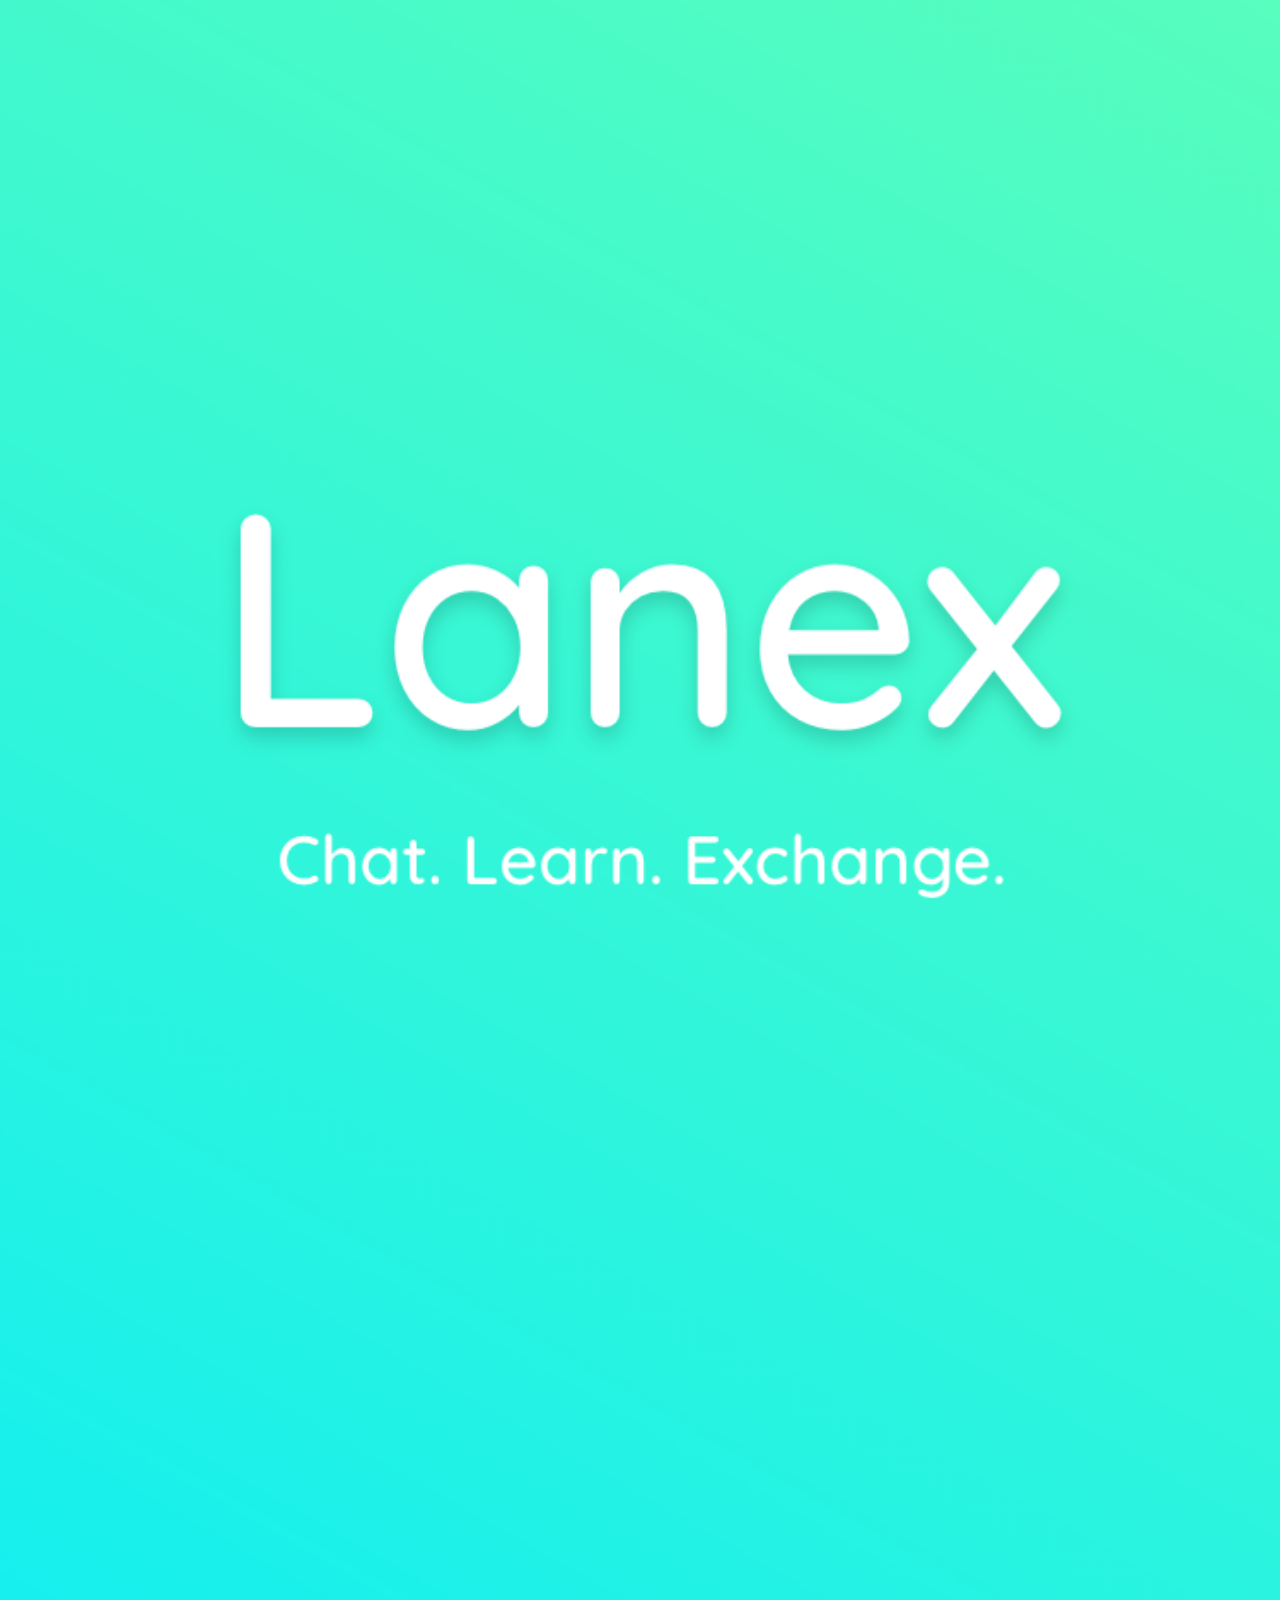
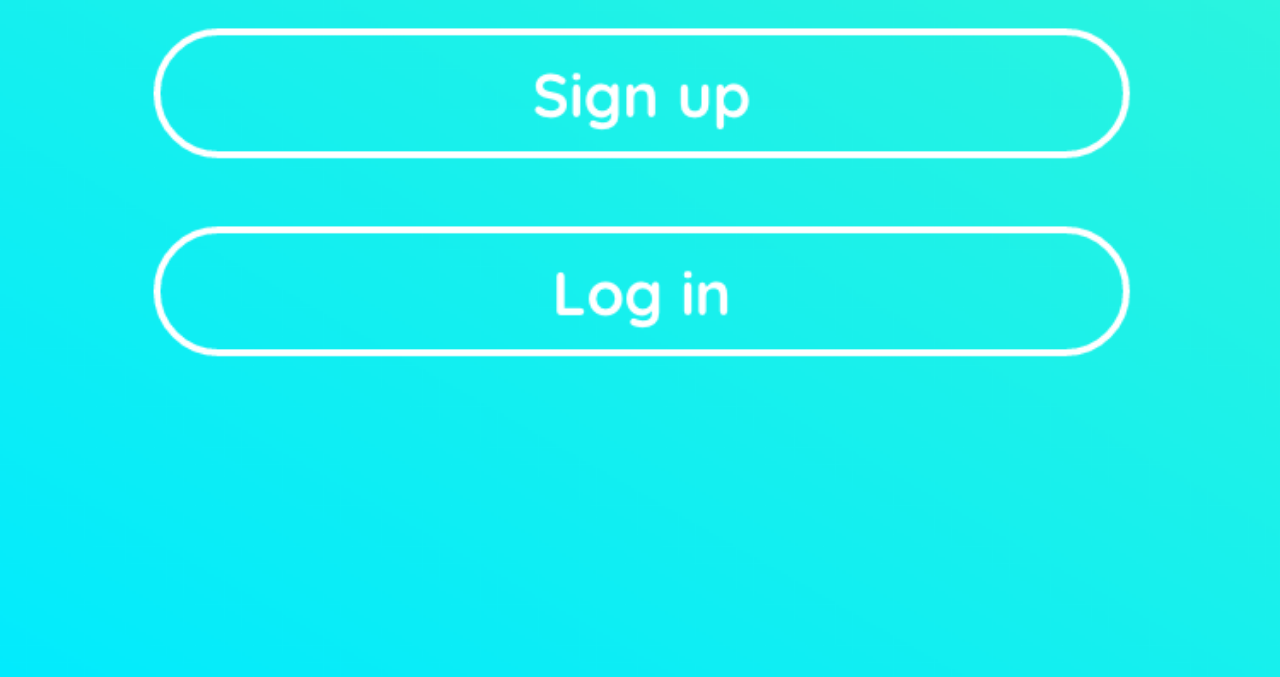
<file: index.html>
<!DOCTYPE html>
<html lang="en">
  <head>
    <meta charset="utf-8">
    <meta http-equiv="X-UA-Compatible" content="IE=edge">
    <meta name="viewport" content="width=device-width, initial-scale=1">
    <!-- The above 3 meta tags *must* come first in the head; any other head content must come *after* these tags -->
    <title>Lanex - Cross-culture language exchange community</title>

    <!-- Bootstrap -->
    <link href="https://maxcdn.bootstrapcdn.com/bootstrap/3.3.7/css/bootstrap.min.css" rel="stylesheet">

    <!-- Custom styles for this template -->
    <link href="lanex.css" rel="stylesheet">

    <!-- HTML5 shim and Respond.js for IE8 support of HTML5 elements and media queries -->
    <!-- WARNING: Respond.js doesn't work if you view the page via file:// -->
    <!--[if lt IE 9]>
      <script src="https://oss.maxcdn.com/html5shiv/3.7.3/html5shiv.min.js"></script>
      <script src="https://oss.maxcdn.com/respond/1.4.2/respond.min.js"></script>
    <![endif]-->
  </head>
  <body>
    <a href="index2.html"><img class="lanex-full-size-image" style="width:100%;height:100%" src="page1.png"></a>

    <!-- jQuery (necessary for Bootstrap's JavaScript plugins) -->
    <script src="https://ajax.googleapis.com/ajax/libs/jquery/1.12.4/jquery.min.js"></script>
    <!-- Include all compiled plugins (below), or include individual files as needed -->
    <script src="https://maxcdn.bootstrapcdn.com/bootstrap/3.3.7/js/bootstrap.min.js"></script>
  </body>
</html>
</file>
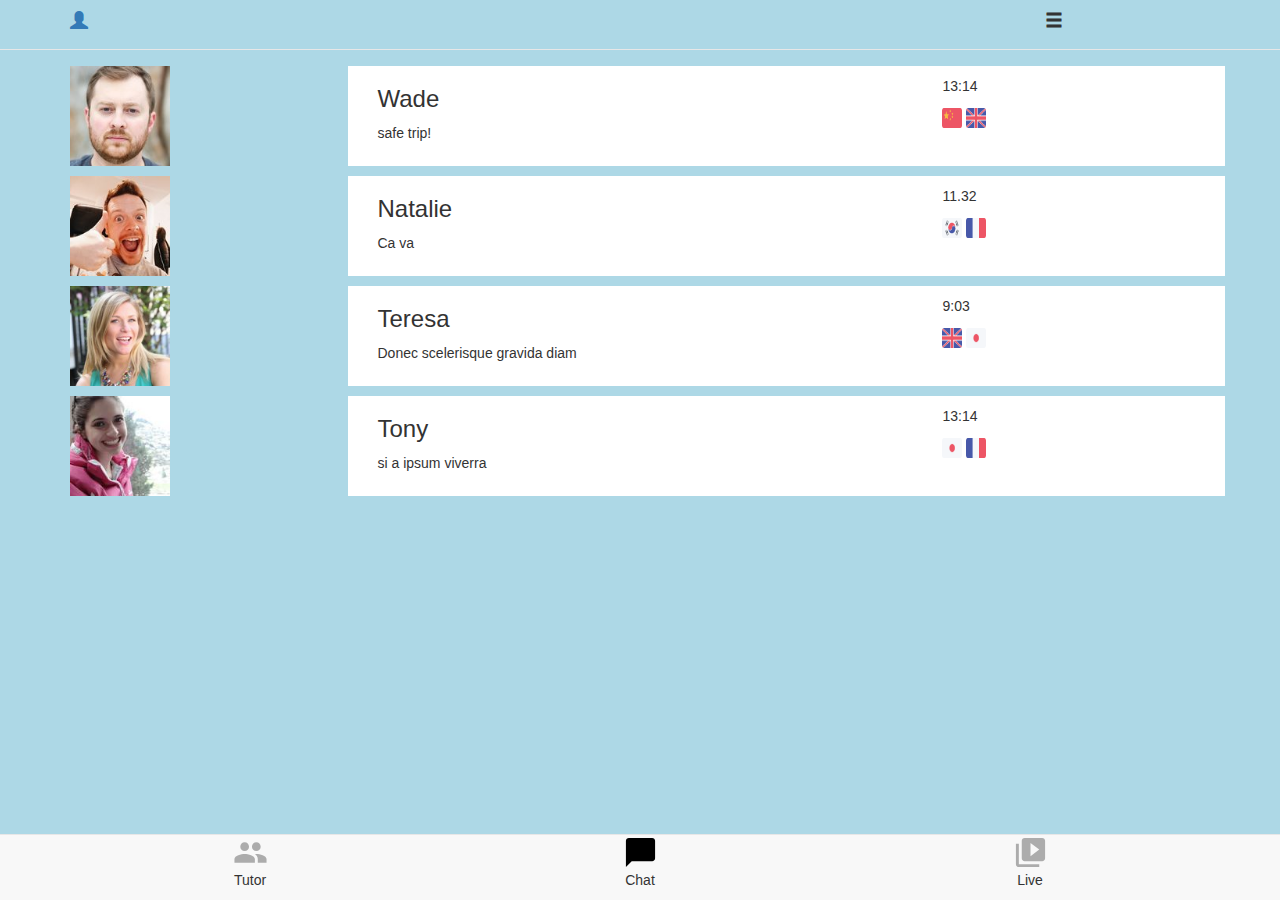
<file: index2.html>
<!DOCTYPE html>
<html lang="en">
  <head>
    <meta charset="utf-8">
    <meta http-equiv="X-UA-Compatible" content="IE=edge">
    <meta name="viewport" content="width=device-width, initial-scale=1">
    <!-- The above 3 meta tags *must* come first in the head; any other head content must come *after* these tags -->
    <title>Lanex - Cross-culture language exchange community</title>

    <!-- Bootstrap -->
    <link href="https://maxcdn.bootstrapcdn.com/bootstrap/3.3.7/css/bootstrap.min.css" rel="stylesheet">

    <!-- Custom styles for this template -->
    <link href="lanex.css" rel="stylesheet">

    <!-- HTML5 shim and Respond.js for IE8 support of HTML5 elements and media queries -->
    <!-- WARNING: Respond.js doesn't work if you view the page via file:// -->
    <!--[if lt IE 9]>
      <script src="https://oss.maxcdn.com/html5shiv/3.7.3/html5shiv.min.js"></script>
      <script src="https://oss.maxcdn.com/respond/1.4.2/respond.min.js"></script>
    <![endif]-->
  </head>
  <body>
    <h3>Test</h3>

    <section id="section1">
      <div class="container center-block">

        <div class="lanex-people">
          <div class="row">
            <div class="lanex-people-photo col-xs-3">
              <a href="index5.html">
                <img class="lanex-image-user" src="image/users/user_photo_01.jpg">
              </a>     
            </div>
            <div class="lanex-people-info col-xs-9">
              <div class="col-xs-8">
                <h3>Wade</h3>
                <p>safe trip!</p>
              </div>
              <div class="col-xs-4">
                <p></p>
                <p>13:14</p>
                <img class="lanex-image-flag" src="image/flags/China.png">
                <img class="lanex-image-flag" src="image/flags/United-Kingdom.png">
              </div>
            </div>
          </div>
        </div>

        <div class="lanex-people">
          <div class="row">
            <div class="lanex-people-photo col-xs-3">
              <img class="lanex-image-user" src="image/users/user_photo_03.jpg">

            </div>
            <div class="lanex-people-info col-xs-9">
              <div class="col-xs-8">
                <h3>Natalie</h3>
                <p>Ca va</p>
              </div>
              <div class="col-xs-4">
                <p></p>
                <p>11.32</p>
                <img class="lanex-image-flag" src="image/flags/Korea-South.png">
                <img class="lanex-image-flag" src="image/flags/France.png">
              </div>
            </div>
          </div>
        </div>

        <div class="lanex-people">
          <div class="row">
            <div class="lanex-people-photo col-xs-3">
              <a href="index3.html">
                <img class="lanex-image-user" src="image/users/user_photo_06.jpg">
              </a>
            </div>
            <div class="lanex-people-info col-xs-9">
              <div class="col-xs-8">
                <h3>Teresa</h3>
                <p>Donec scelerisque gravida diam</p>
              </div>
              <div class="col-xs-4">
                <p></p>
                <p>9:03</p>
                <img class="lanex-image-flag" src="image/flags/United-Kingdom.png">
                <img class="lanex-image-flag" src="image/flags/Japan.png">
              </div>
            </div>
          </div>
        </div>

        <div class="lanex-people">
          <div class="row">
            <div class="lanex-people-photo col-xs-3">
              <img class="lanex-image-user" src="image/users/user_photo_08.jpg">

            </div>
            <div class="lanex-people-info col-xs-9">
              <div class="col-xs-8">
                <h3>Tony</h3>
                <p>si a ipsum viverra</p>
              </div>
              <div class="col-xs-4">
                <p></p>
                <p>13:14</p>
                <img class="lanex-image-flag" src="image/flags/Japan.png">
                <img class="lanex-image-flag" src="image/flags/France.png">
              </div>
            </div>
          </div>
        </div>


      </div>
    </section>

    <nav class="navbar navbar-default navbar-fixed-bottom">
      <div class="container">
        <div class="row">

          <div class="lanex-icon-box-bottom col-xs-4">
            <div id="row">
              <img class="lanex-icon-bottom lanex-icon-bottom-dimmed " src="image/logos/ic_people_black_48px.svg">
            </div>
            <div id="row">
              <p>Tutor</p>
            </div>
          </div>

          <div class="lanex-icon-box-bottom col-xs-4">
            <div id="row">
              <img class="lanex-icon-bottom" src="image/logos/ic_chat_bubble_black_48px.svg">
            </div>
            <div id="row">
              <p>Chat</p>
            </div>
          </div>

          <div class="lanex-icon-box-bottom col-xs-4">
            <div id="row">
              <img class="lanex-icon-bottom lanex-icon-bottom-dimmed " src="image/logos/ic_video_library_black_48px.svg">
            </div>
            <div id="row">
              <p>Live</p>
            </div>
          </div>
        </div>
      </div>
    </nav>


    <nav class="navbar navbar-default navbar-fixed-top lanex-nav-top">
      <div class="container">
        <div class="row">

          <div class="col-xs-4">
            <div id="row">
              <h4>
                <a href="index6.html">
                <span class="glyphicon glyphicon-user" aria-hidden="true"></span>
              </a>
              </h4>
            </div>
          </div>

          <div class="col-xs-6">
            
          </div>

          <div class="col-xs-2 ">
            <div id="row">
              <h4>
                <span class="glyphicon glyphicon-menu-hamburger" aria-hidden="true"></span>
              </h4>
            </div>
          </div>
        </div>
      </div>
    </nav>




    <!-- jQuery (necessary for Bootstrap's JavaScript plugins) -->
    <script src="https://ajax.googleapis.com/ajax/libs/jquery/1.12.4/jquery.min.js"></script>
    <!-- Include all compiled plugins (below), or include individual files as needed -->
    <script src="https://maxcdn.bootstrapcdn.com/bootstrap/3.3.7/js/bootstrap.min.js"></script>
  </body>
</html>
</file>
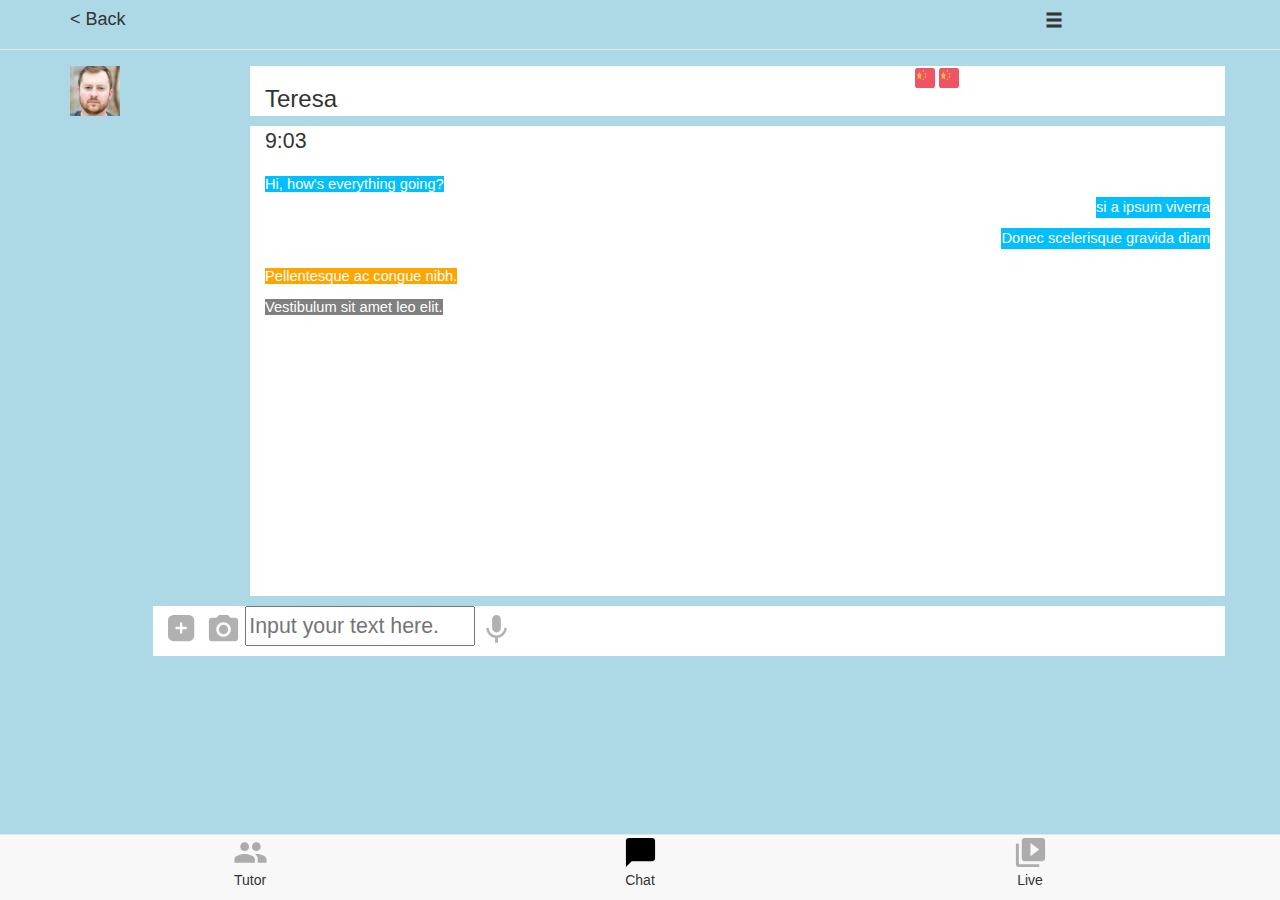
<file: index3.html>
<!DOCTYPE html>
<html lang="en">
  <head>
    <meta charset="utf-8">
    <meta http-equiv="X-UA-Compatible" content="IE=edge">
    <meta name="viewport" content="width=device-width, initial-scale=1">
    <!-- The above 3 meta tags *must* come first in the head; any other head content must come *after* these tags -->
    <title>Lanex - Cross-culture language exchange community</title>

    <!-- Bootstrap -->
    <link href="https://maxcdn.bootstrapcdn.com/bootstrap/3.3.7/css/bootstrap.min.css" rel="stylesheet">

    <!-- Custom styles for this template -->
    <link href="lanex.css" rel="stylesheet">

    <!-- HTML5 shim and Respond.js for IE8 support of HTML5 elements and media queries -->
    <!-- WARNING: Respond.js doesn't work if you view the page via file:// -->
    <!--[if lt IE 9]>
      <script src="https://oss.maxcdn.com/html5shiv/3.7.3/html5shiv.min.js"></script>
      <script src="https://oss.maxcdn.com/respond/1.4.2/respond.min.js"></script>
    <![endif]-->
  </head>
  <body>
    <h3>Test</h3>

    <!-- Modal -->
    <div class="modal fade" id="myModal" tabindex="-1" role="dialog" aria-labelledby="myModalLabel">
      <div class="modal-dialog" role="document">
        <div class="modal-content">
          <div class="modal-header">
            <button type="button" class="close" data-dismiss="modal" aria-label="Close"><span aria-hidden="true">&times;</span></button>
            <h4 class="modal-title" id="myModalLabel">Correct message</h4>
          </div>
          <div class="modal-body">
            <h6>Original Message</h6>
            <h4 id="modal-original-message"></h4>
            <input id="modal-corrected-message" type="text" class="form-control" placeholder="Type your corrected message kere" aria-describedby="basic-addon2">
          </div>
          <div class="modal-footer">
            <button id="btn-close" type="button" class="btn btn-default">Close</button>
            <button id="btn-correct" type="button" class="btn btn-primary">Correct</button>
          </div>
        </div>
      </div>
    </div>

    <section id="section1">
      <div class="container center-block">

        <div class="lanex-people">
          <div class="row">

            <div class="lanex-people-photo col-xs-2">
              <img class="lanex-image-user-chat" src="image/users/user_photo_01.jpg">
            </div>

            <div class="lanex-people-info-chat col-xs-10">
              <div class="row">
                <div class="col-xs-8">
                  <h3>Teresa</h3>
                </div>
                <div class="col-xs-4">
                  <img class="lanex-image-flag-chat" src="image/flags/China.png">
                  <img class="lanex-image-flag-chat" src="image/flags/China.png">
                </div>
              </div>
            </div>

          </div>
        </div>


        <div class="lanex-people">
          <div class="row">
            <div class="lanex-box-chat col-xs-10 col-xs-offset-2">
              <div id="chat-box" class="row">
                <div class="col-xs-12">
                  <p class="">9:03</p>
                </div>
                <div class="col-xs-12">
                  <p class="message lanex-message-basic-chat">Hi, how's everything going?</p>
                </div>
                <div class="col-xs-12">
                  <p class="message lanex-message-basic-chat pull-right">si a ipsum viverra</p>
                </div>
                <div class="col-xs-12">
                  <p class="message lanex-message-basic-chat pull-right">Donec scelerisque gravida diam</p>
                </div>
                <div class="col-xs-12">
                  <p class="message lanex-message-translated-chat">Pellentesque ac congue nibh.</p>
                </div>
                <div class="col-xs-12">
                  <p class="message lanex-message-edited-self-chat">Vestibulum sit amet leo elit.</p>
                </div>
              </div>
            </div>
          </div>
        </div>


        <div class="lanex-people">
          <div class="row">
            <div class="lanex-input-chat col-xs-11 col-xs-offset-1">
              <div class="row">
                <div class="col-xs-12 form-inline">
                  <img class="lanex-icon-input-chat lanex-icon-bottom-dimmed " src="image/logos/ic_plus_black_48px.svg">
                  <img class="lanex-icon-input-chat lanex-icon-bottom-dimmed " src="image/logos/ic_photo_camera_black_48px.svg">
                  <input id="typein-message" type="text" class="lanex-textbox-input-chat" placeholder="Input your text here.">
                  <img class="lanex-icon-input-chat lanex-icon-bottom-dimmed" src="image/logos/ic_mic_black_48px.svg">
                </div>

              </div>
            </div>
          </div>
        </div>


      </div>
    </section>

    <nav class="navbar navbar-default navbar-fixed-bottom">
      <div class="container">
        <div class="row">

          <div class="lanex-icon-box-bottom col-xs-4">
            <div id="row">
              <img class="lanex-icon-bottom lanex-icon-bottom-dimmed " src="image/logos/ic_people_black_48px.svg">
            </div>
            <div id="row">
              <p>Tutor</p>
            </div>
          </div>

          <div class="lanex-icon-box-bottom col-xs-4">
            <div id="row">
              <img class="lanex-icon-bottom" src="image/logos/ic_chat_bubble_black_48px.svg">
            </div>
            <div id="row">
              <p>Chat</p>
            </div>
          </div>

          <div class="lanex-icon-box-bottom col-xs-4">
            <div id="row">
              <img class="lanex-icon-bottom lanex-icon-bottom-dimmed " src="image/logos/ic_video_library_black_48px.svg">
            </div>
            <div id="row">
              <p>Live</p>
            </div>
          </div>
        </div>
      </div>
    </nav>


    <!-- Fixed navbar -->

    <nav class="navbar navbar-default navbar-fixed-top lanex-nav-top">
      <div class="container">
        <div class="row">

          <div class="col-xs-4">
            <div id="row">
              <h4>&lt; Back</h4>
            </div>
          </div>

          <div class="col-xs-6">

          </div>

          <div class="col-xs-2 ">
            <div id="row">
              <h4>
                <span class="glyphicon glyphicon-menu-hamburger" aria-hidden="true"></span>
              </h4>
            </div>
          </div>
        </div>
      </div>
    </nav>


    <!-- jQuery (necessary for Bootstrap's JavaScript plugins) -->
    <script src="https://ajax.googleapis.com/ajax/libs/jquery/1.12.4/jquery.min.js"></script>
    <!-- Include all compiled plugins (below), or include individual files as needed -->
    <script src="https://maxcdn.bootstrapcdn.com/bootstrap/3.3.7/js/bootstrap.min.js"></script>

    <!-- Jquery Mobile 1.4.5 -->
    <!--
    <script src="https://code.jquery.com/mobile/1.4.5/jquery.mobile-1.4.5.min.js"></script>

-->


    <!-- Custom javascript for this template -->
    <script src="lanex.js"></script>
  </body>
</html>
</file>
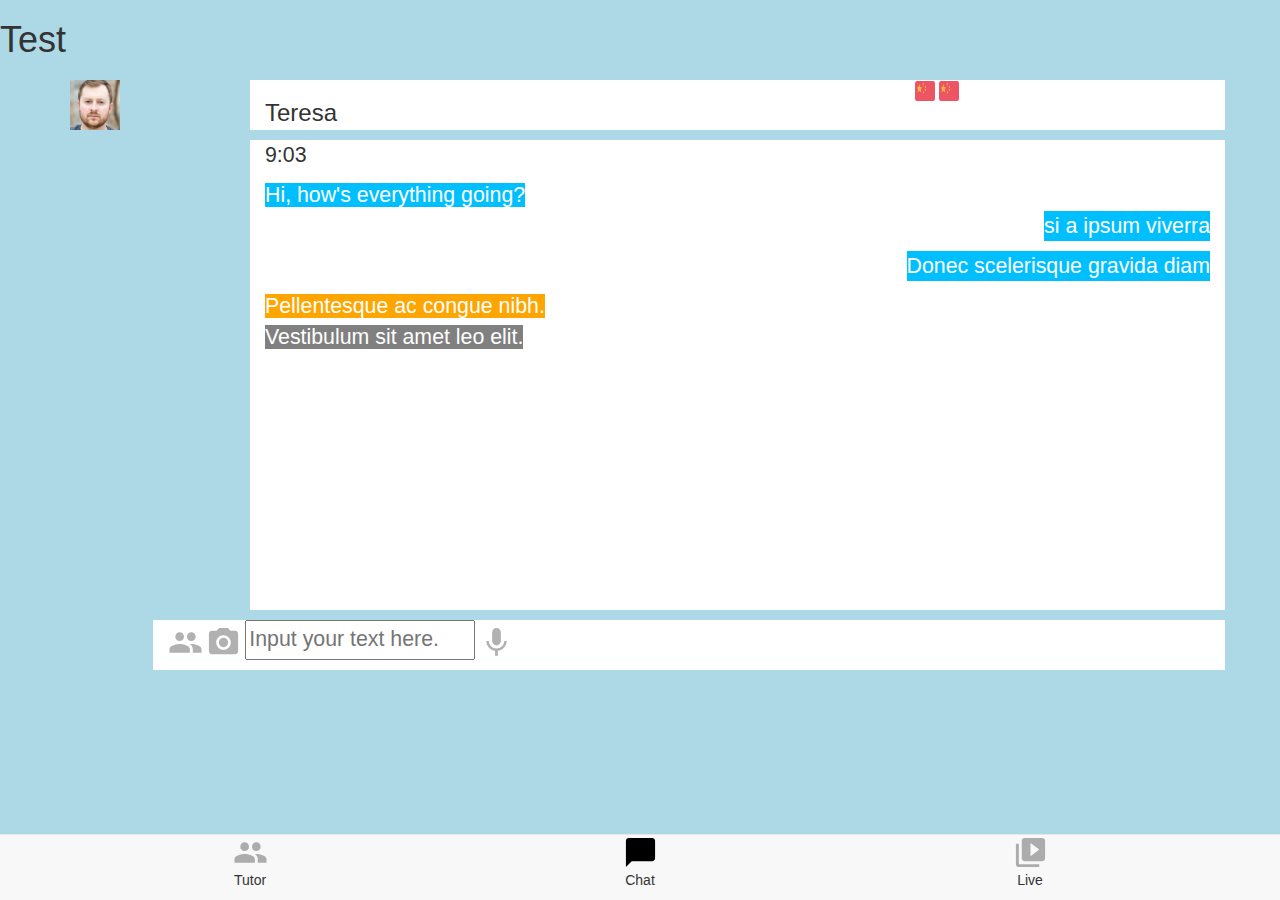
<file: index4.html>
<!DOCTYPE html>
<html lang="en">
  <head>
    <meta charset="utf-8">
    <meta http-equiv="X-UA-Compatible" content="IE=edge">
    <meta name="viewport" content="width=device-width, initial-scale=1">
    <!-- The above 3 meta tags *must* come first in the head; any other head content must come *after* these tags -->
    <title>Lanex - Cross-culture language exchange community</title>

    <!-- Bootstrap -->
    <link href="https://maxcdn.bootstrapcdn.com/bootstrap/3.3.7/css/bootstrap.min.css" rel="stylesheet">

    <!-- Custom styles for this template -->
    <link href="lanex.css" rel="stylesheet">

    <!-- HTML5 shim and Respond.js for IE8 support of HTML5 elements and media queries -->
    <!-- WARNING: Respond.js doesn't work if you view the page via file:// -->
    <!--[if lt IE 9]>
      <script src="https://oss.maxcdn.com/html5shiv/3.7.3/html5shiv.min.js"></script>
      <script src="https://oss.maxcdn.com/respond/1.4.2/respond.min.js"></script>
    <![endif]-->
  </head>
  <body>
    <h1>Test</h1>

    <section id="section1">
      <div class="container center-block">

        <div class="lanex-people">
          <div class="row">

            <div class="lanex-people-photo col-xs-2">
              <img class="lanex-image-user-chat" src="image/users/user_photo_01.jpg">
            </div>
            
            <div class="lanex-people-info-chat col-xs-10">
              <div class="row">
                <div class="col-xs-8">
                  <h3>Teresa</h3>
                </div>
                <div class="col-xs-4">
                  <img class="lanex-image-flag-chat" src="image/flags/China.png">
                  <img class="lanex-image-flag-chat" src="image/flags/China.png">
                </div>
              </div>
            </div>

          </div>
        </div>


        <div class="lanex-people">
          <div class="row">
            <div class="lanex-box-chat col-xs-10 col-xs-offset-2">
              <div class="row">
                <div class="col-xs-12">
                  <p class="">9:03</p>
                </div>
                <div class="col-xs-12">
                  <p class="lanex-message-basic-chat">Hi, how's everything going?</p>
                </div>
                <div class="col-xs-12">
                  <p class="lanex-message-basic-chat pull-right">si a ipsum viverra</p>
                </div>
                <div class="col-xs-12">
                  <p class="lanex-message-basic-chat pull-right">Donec scelerisque gravida diam</p>
                </div>
                <div class="col-xs-12">
                  <p class="lanex-message-translated-chat">Pellentesque ac congue nibh.</p>
                </div>
                <div class="col-xs-12">
                  <p class="lanex-message-edited-self-chat">Vestibulum sit amet leo elit.</p>
                </div>
              </div>
            </div>
          </div>
        </div>


        <div class="lanex-people">
          <div class="row">
            <div class="lanex-input-chat col-xs-11 col-xs-offset-1">
              <div class="row">
                <div class="col-xs-12 form-inline">
                  <img class="lanex-icon-input-chat lanex-icon-bottom-dimmed " src="image/logos/ic_people_black_48px.svg">
                  <img class="lanex-icon-input-chat lanex-icon-bottom-dimmed " src="image/logos/ic_photo_camera_black_48px.svg">
                  <input type="text" class="lanex-textbox-input-chat" placeholder="Input your text here.">
                  <img class="lanex-icon-input-chat lanex-icon-bottom-dimmed" src="image/logos/ic_mic_black_48px.svg">
                </div>
                
              </div>
            </div>
          </div>
        </div>


      </div>
    </section>

    <nav class="navbar navbar-default navbar-fixed-bottom">
      <div class="container">
        <div class="row">

          <div class="lanex-icon-box-bottom col-xs-4">
            <div id="row">
              <img class="lanex-icon-bottom lanex-icon-bottom-dimmed " src="image/logos/ic_people_black_48px.svg">
            </div>
            <div id="row">
              <p>Tutor</p>
            </div>
          </div>

          <div class="lanex-icon-box-bottom col-xs-4">
            <div id="row">
              <img class="lanex-icon-bottom" src="image/logos/ic_chat_bubble_black_48px.svg">
            </div>
            <div id="row">
              <p>Chat</p>
            </div>
          </div>

          <div class="lanex-icon-box-bottom col-xs-4">
            <div id="row">
              <img class="lanex-icon-bottom lanex-icon-bottom-dimmed " src="image/logos/ic_video_library_black_48px.svg">
            </div>
            <div id="row">
              <p>Live</p>
            </div>
          </div>





        </div>
        <!-- <div class="navbar-header">
          <button type="button" class="navbar-toggle collapsed" data-toggle="collapse" data-target="#navbar" aria-expanded="false" aria-controls="navbar">
            <span class="sr-only">Toggle navigation</span>
            <span class="icon-bar"></span>
            <span class="icon-bar"></span>
            <span class="icon-bar"></span>
          </button>
          <a class="navbar-brand" href="#">Bootstrap theme</a>
        </div>
        <div id="navbar" class="navbar-collapse collapse">
          <ul class="nav navbar-nav">
            <li class="active"><a href="#">Home</a></li>
            <li><a href="#about">About</a></li>
            <li><a href="#contact">Contact</a></li>
            <li class="dropdown">
              <a href="#" class="dropdown-toggle" data-toggle="dropdown" role="button" aria-haspopup="true" aria-expanded="false">Dropdown <span class="caret"></span></a>
              <ul class="dropdown-menu">
                <li><a href="#">Action</a></li>
                <li><a href="#">Another action</a></li>
                <li><a href="#">Something else here</a></li>
                <li role="separator" class="divider"></li>
                <li class="dropdown-header">Nav header</li>
                <li><a href="#">Separated link</a></li>
                <li><a href="#">One more separated link</a></li>
              </ul>
            </li>
          </ul>
        </div> --><!--/.nav-collapse -->
      </div>
    </nav>


    <!-- Fixed navbar -->
    <!--
    <nav class="navbar navbar-inverse navbar-fixed-top">
      <div class="container">
        <div class="navbar-header">
          <button type="button" class="navbar-toggle collapsed" data-toggle="collapse" data-target="#navbar" aria-expanded="false" aria-controls="navbar">
            <span class="sr-only">Toggle navigation</span>
            <span class="icon-bar"></span>
            <span class="icon-bar"></span>
            <span class="icon-bar"></span>
          </button>
          <a class="navbar-brand" href="#">Bootstrap theme</a>
        </div>
        <div id="navbar" class="navbar-collapse collapse">
          <ul class="nav navbar-nav">
            <li class="active"><a href="#">Home</a></li>
            <li><a href="#about">About</a></li>
            <li><a href="#contact">Contact</a></li>
            <li class="dropdown">
              <a href="#" class="dropdown-toggle" data-toggle="dropdown" role="button" aria-haspopup="true" aria-expanded="false">Dropdown <span class="caret"></span></a>
              <ul class="dropdown-menu">
                <li><a href="#">Action</a></li>
                <li><a href="#">Another action</a></li>
                <li><a href="#">Something else here</a></li>
                <li role="separator" class="divider"></li>
                <li class="dropdown-header">Nav header</li>
                <li><a href="#">Separated link</a></li>
                <li><a href="#">One more separated link</a></li>
              </ul>
            </li>
          </ul>
        </div>
      </div>
    </nav>
    -->


    <!-- jQuery (necessary for Bootstrap's JavaScript plugins) -->
    <script src="https://ajax.googleapis.com/ajax/libs/jquery/1.12.4/jquery.min.js"></script>
    <!-- Include all compiled plugins (below), or include individual files as needed -->
    <script src="https://maxcdn.bootstrapcdn.com/bootstrap/3.3.7/js/bootstrap.min.js"></script>
  </body>
</html>
</file>
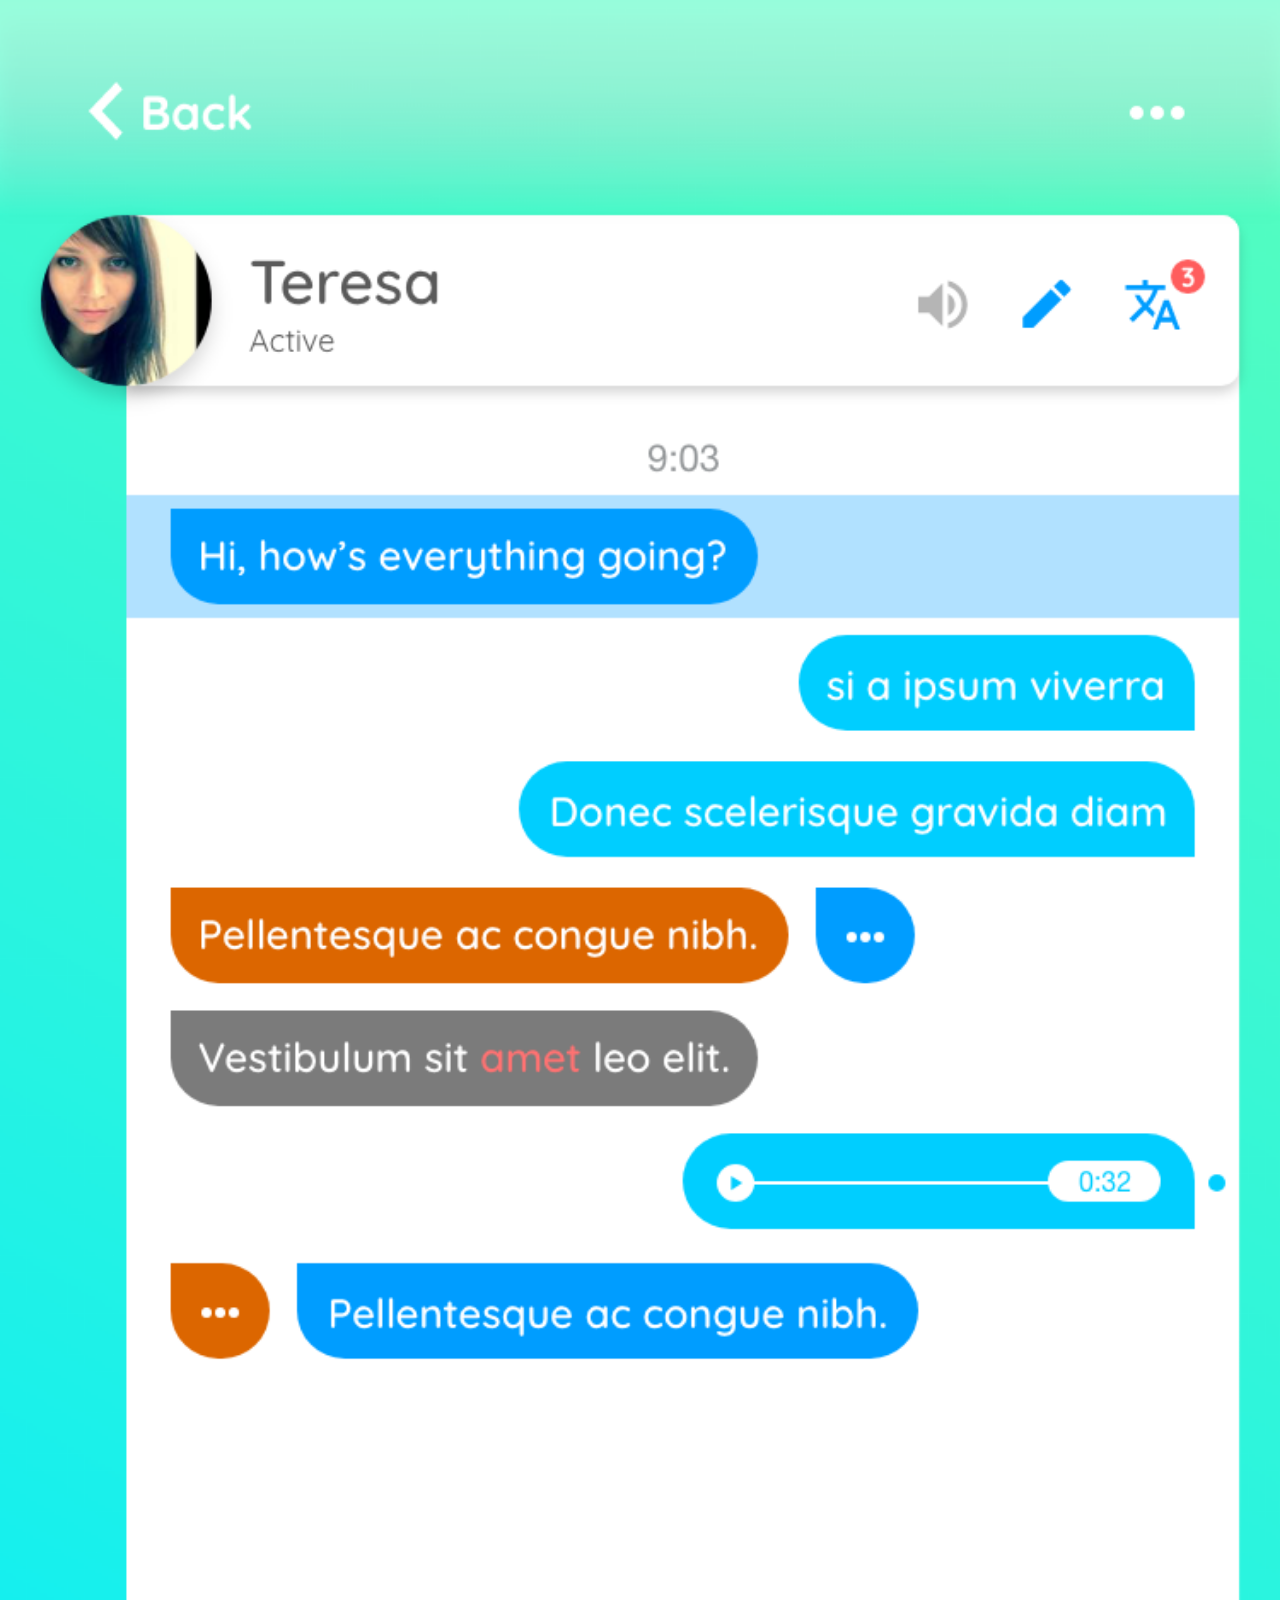
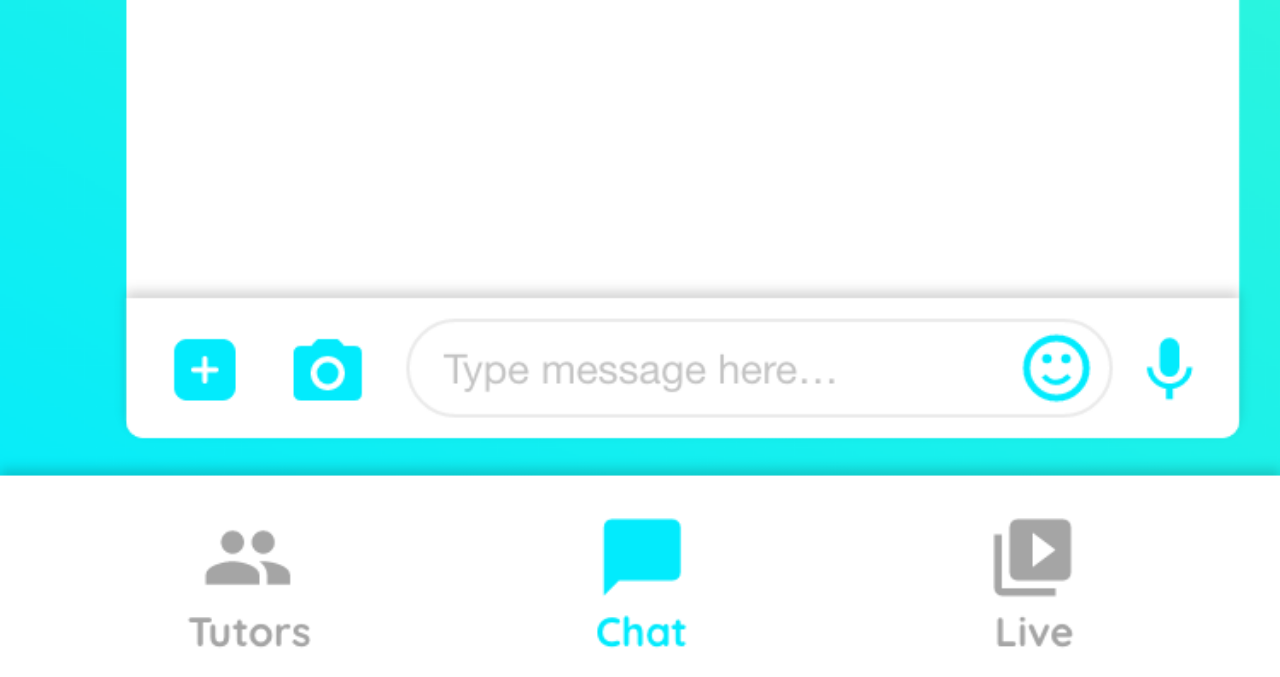
<file: index5.html>
<!DOCTYPE html>
<html lang="en">
  <head>
    <meta charset="utf-8">
    <meta http-equiv="X-UA-Compatible" content="IE=edge">
    <meta name="viewport" content="width=device-width, initial-scale=1">
    <!-- The above 3 meta tags *must* come first in the head; any other head content must come *after* these tags -->
    <title>Lanex - Cross-culture language exchange community</title>

    <!-- Bootstrap -->
    <link href="https://maxcdn.bootstrapcdn.com/bootstrap/3.3.7/css/bootstrap.min.css" rel="stylesheet">

    <!-- Custom styles for this template -->
    <link href="lanex.css" rel="stylesheet">

    <!-- HTML5 shim and Respond.js for IE8 support of HTML5 elements and media queries -->
    <!-- WARNING: Respond.js doesn't work if you view the page via file:// -->
    <!--[if lt IE 9]>
      <script src="https://oss.maxcdn.com/html5shiv/3.7.3/html5shiv.min.js"></script>
      <script src="https://oss.maxcdn.com/respond/1.4.2/respond.min.js"></script>
    <![endif]-->
  </head>
  <body>
    <a href="index4.html"><img class="lanex-full-size-image" style="width:100%;height:100%" src="page5.png"></a>

    <!-- jQuery (necessary for Bootstrap's JavaScript plugins) -->
    <script src="https://ajax.googleapis.com/ajax/libs/jquery/1.12.4/jquery.min.js"></script>
    <!-- Include all compiled plugins (below), or include individual files as needed -->
    <script src="https://maxcdn.bootstrapcdn.com/bootstrap/3.3.7/js/bootstrap.min.js"></script>
  </body>
</html>
</file>
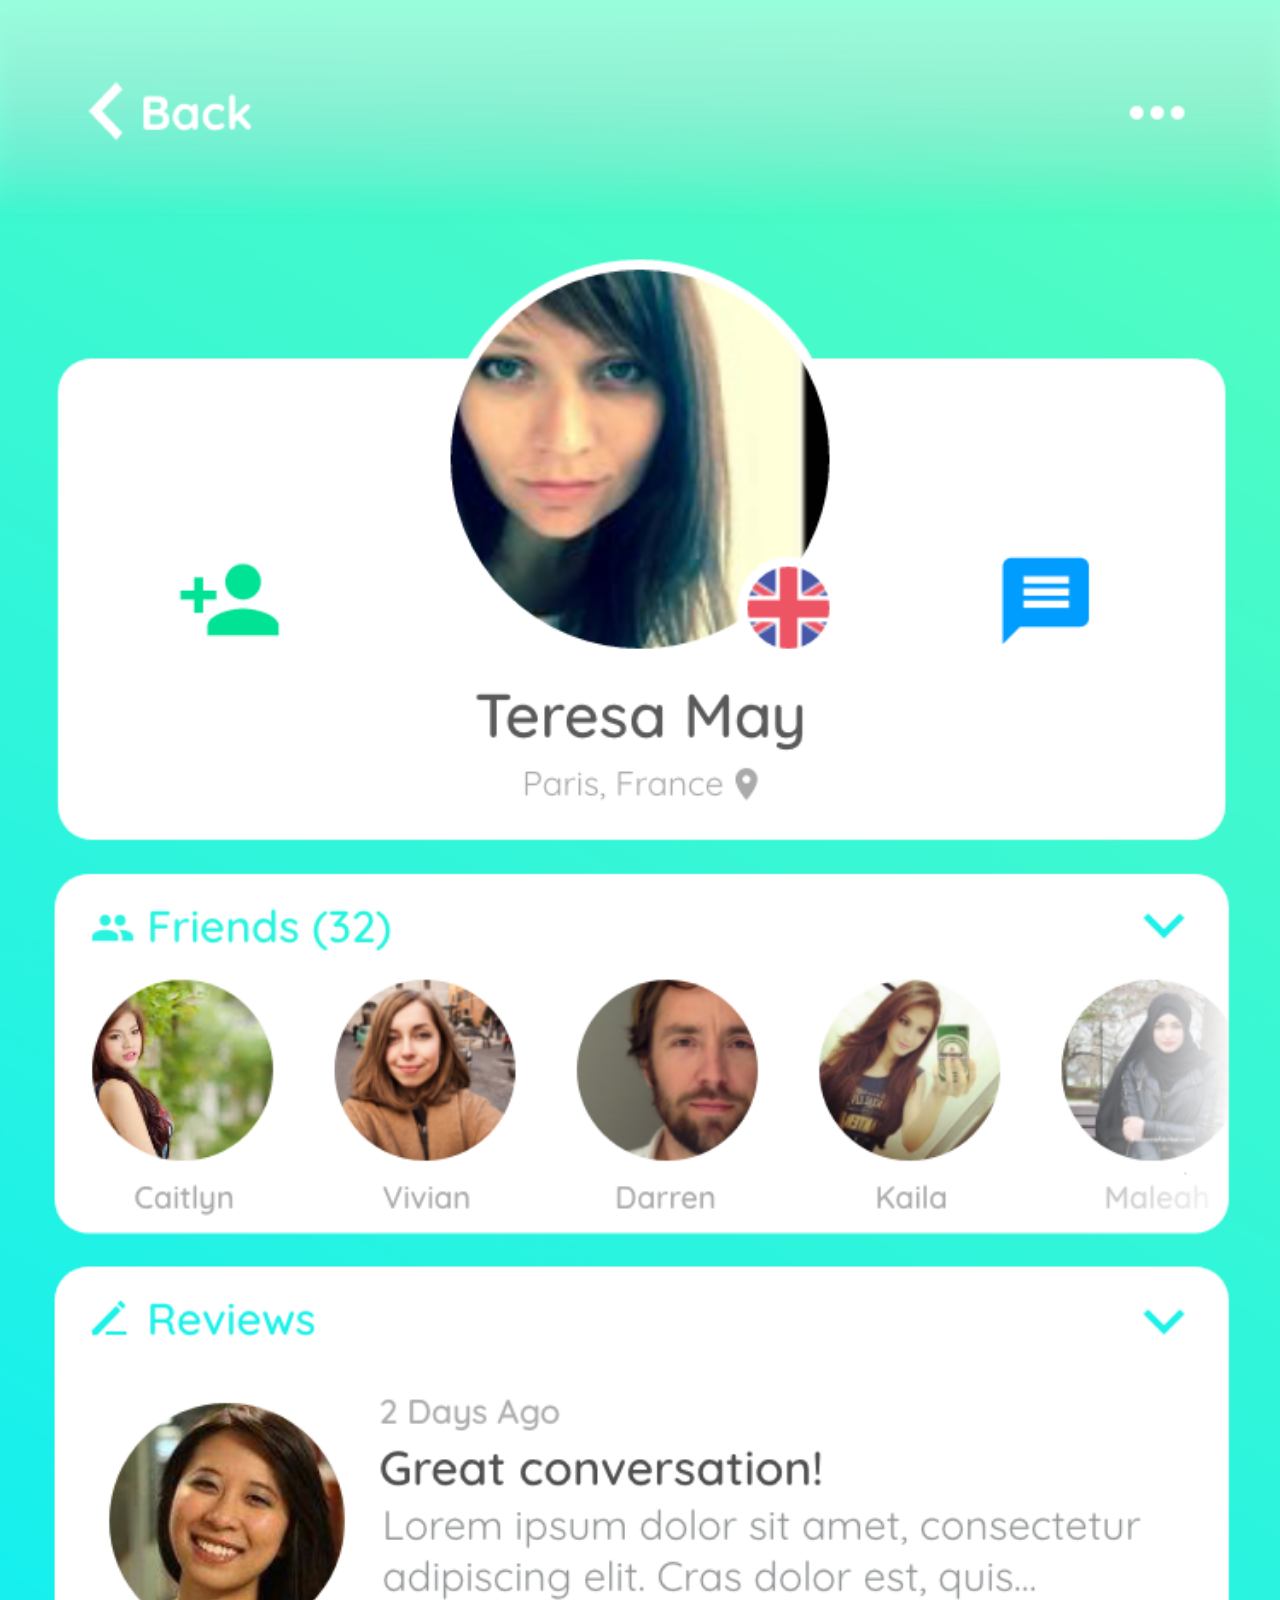
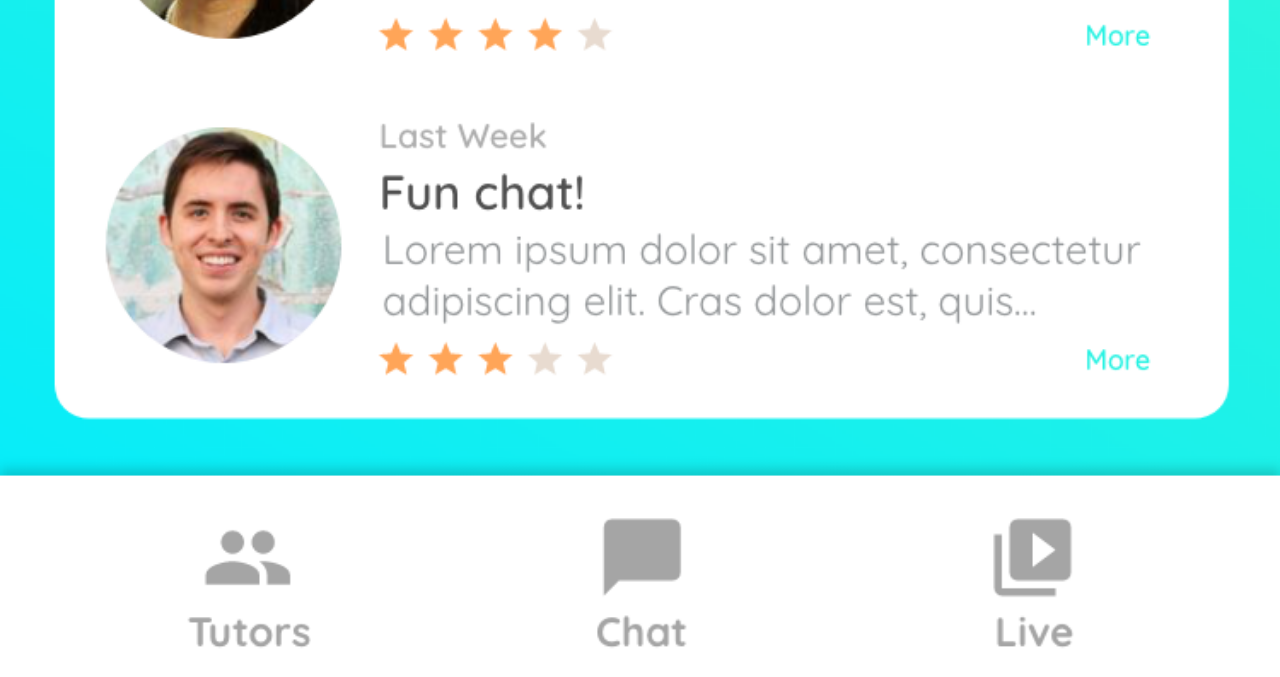
<file: index6.html>
<!DOCTYPE html>
<html lang="en">
  <head>
    <meta charset="utf-8">
    <meta http-equiv="X-UA-Compatible" content="IE=edge">
    <meta name="viewport" content="width=device-width, initial-scale=1">
    <!-- The above 3 meta tags *must* come first in the head; any other head content must come *after* these tags -->
    <title>Lanex - Cross-culture language exchange community</title>

    <!-- Bootstrap -->
    <link href="https://maxcdn.bootstrapcdn.com/bootstrap/3.3.7/css/bootstrap.min.css" rel="stylesheet">

    <!-- Custom styles for this template -->
    <link href="lanex.css" rel="stylesheet">

    <!-- HTML5 shim and Respond.js for IE8 support of HTML5 elements and media queries -->
    <!-- WARNING: Respond.js doesn't work if you view the page via file:// -->
    <!--[if lt IE 9]>
      <script src="https://oss.maxcdn.com/html5shiv/3.7.3/html5shiv.min.js"></script>
      <script src="https://oss.maxcdn.com/respond/1.4.2/respond.min.js"></script>
    <![endif]-->
  </head>
  <body>
    <a href="index2.html"><img class="lanex-full-size-image" style="width:100%;height:100%" src="page6.png"></a>

    <!-- jQuery (necessary for Bootstrap's JavaScript plugins) -->
    <script src="https://ajax.googleapis.com/ajax/libs/jquery/1.12.4/jquery.min.js"></script>
    <!-- Include all compiled plugins (below), or include individual files as needed -->
    <script src="https://maxcdn.bootstrapcdn.com/bootstrap/3.3.7/js/bootstrap.min.js"></script>
  </body>
</html>
</file>
<file: lanex.css>
body {
	background-color: LightBlue;
}

.lanex-people {
	padding-top: 10px;
}

.lanex-nav-top {
	background-color: LightBlue;
}

.lanex-people-photo {
	/*background-color: White;*/
}

.lanex-people-info {
	background-color: White;
	height: 100px;
}

.lanex-image-flag {
	width: 20px;
	height: 20px;
	margin-left: 0px;
	margin-top: 0px;
	position: relative;
}

.lanex-image-user {
	width: 100px;
	height: 100px;
	margin-left: 0px;
	margin-top: 0px;
	position: relative;
}

.lanex-image-user-chat {
	width: 50px;
	height: 50px;
	margin-left: 0px;
	margin-top: 0px;
	position: relative;
}

.lanex-people-info-chat {
	background-color: White;
	height: 50px;
}

.lanex-image-flag-chat {
	width: 20px;
	height: 20px;
	margin-left: 0px;
	margin-top: 0px;
	position: relative;
}

.lanex-box-chat {
	background-color: White;
	font-size: 16pt;
	height: 470px;
	overflow: scroll;
}

.lanex-message-basic-chat {
	background-color: deepskyblue;
	color: white;
	display:inline;
}

.lanex-message-edit-chat {
	background-color: gray;
	color: white;
	display:inline;
}

.lanex-message-edited-others-chat {
	background-color: lightgSeaGreen;
	color: white;
	display:inline;
}

.lanex-message-edited-self-chat {
	background-color: gray;
	color: white;
	display:inline;
}

.lanex-message-translated-chat {
	background-color: orange;
	color: white;
	display:inline;
}

.message{
	font-size: 11pt;
}


.lanex-input-chat {
	background-color: White;
	min-height: 50px;
}

.lanex-icon-box-bottom {
	text-align: center;
}

.lanex-icon-bottom {
	width: 35px;
	height: 35px;
}

.lanex-textbox-input-chat {
	width: 230px;
	height: 40px;
	font-size: 16pt;
}

.lanex-icon-input-chat {
	width: 35px;
	height: 35px;
}



.lanex-icon-bottom-dimmed {
	opacity: 0.3;
}
</file>
